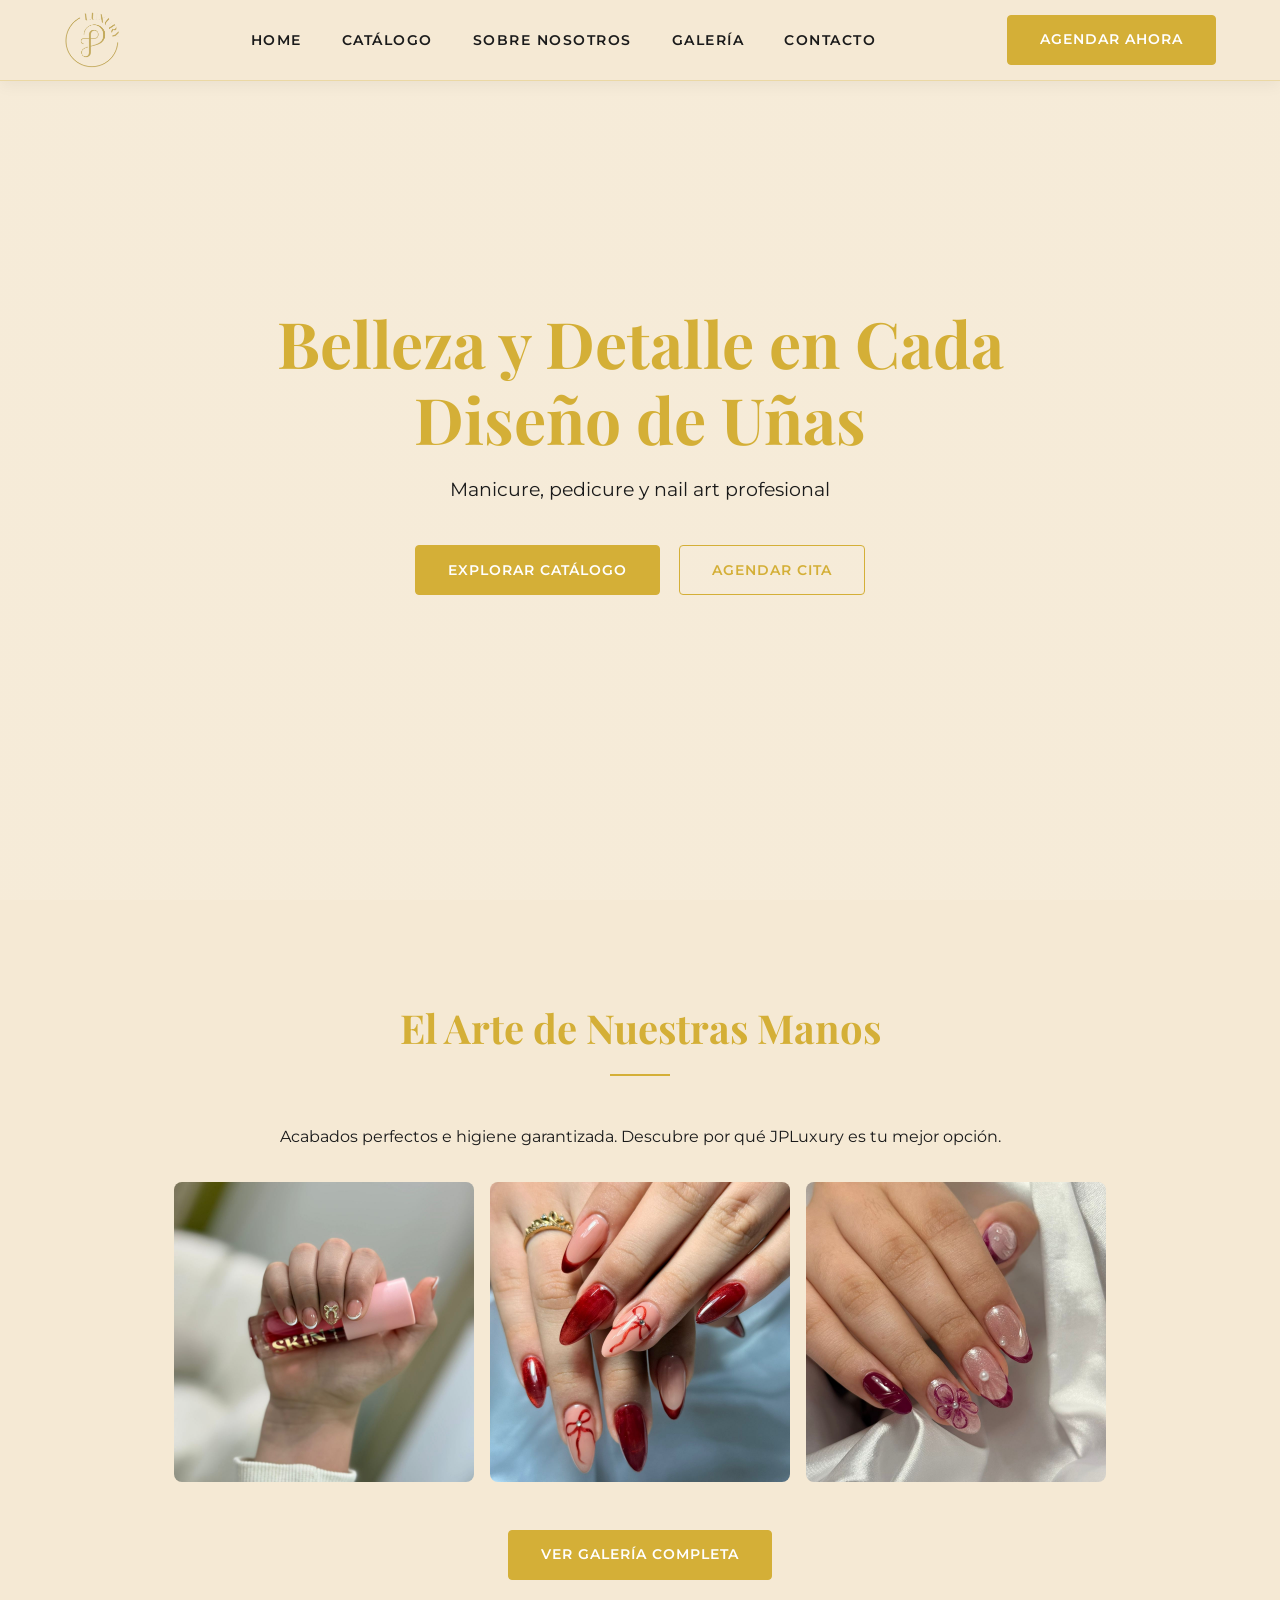
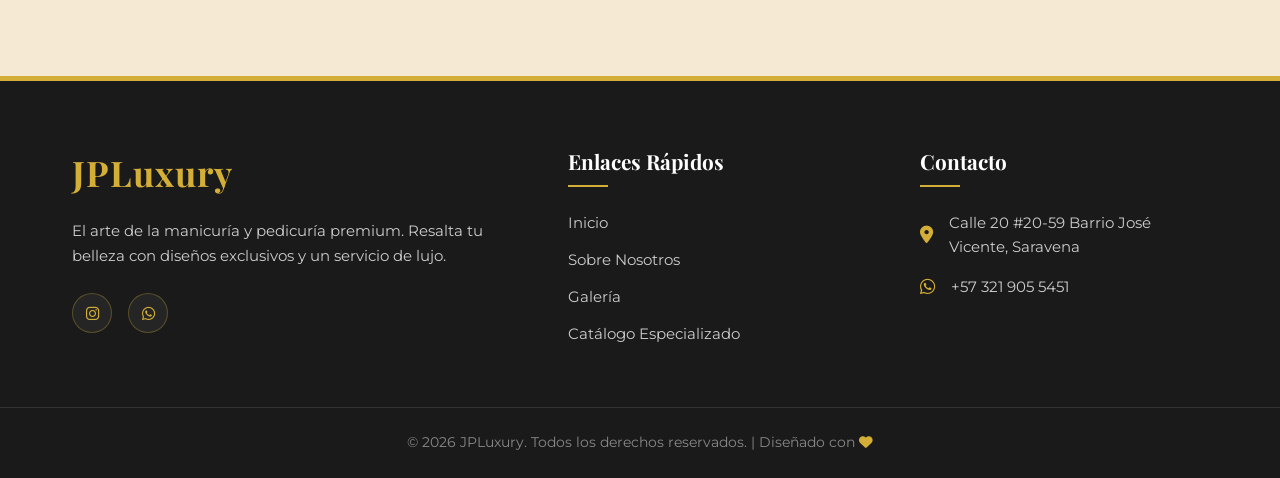
<file: src/index.html>
<!DOCTYPE html>
<html lang="es">
<head>
    <meta charset="UTF-8">
    <meta name="viewport" content="width=device-width, initial-scale=1.0">
    <title>JPLuxury | Estudio Premium de Uñas en Saravena</title>
    <meta name="description" content="JPLuxury es tu estudio de estética de uñas premium en Saravena. Expertos en manicure, pedicure, uñas acrílicas, nail art profesional y las últimas tendencias 2026. ¡Agenda tu cita!">
    <meta name="keywords" content="JPLuxury, manicure, pedicure, uñas acrílicas, nail art profesional, estética de uñas Saravena, uñas de lujo, diseños de uñas, tendencias de uñas 2026">
    <link rel="stylesheet" href="css/style.css">
    <!-- Google Fonts for an elegant typography -->
    <link href="https://fonts.googleapis.com/css2?family=Playfair+Display:wght@400;700&family=Montserrat:wght@300;400;600&display=swap" rel="stylesheet">
    <link rel="stylesheet" href="https://cdnjs.cloudflare.com/ajax/libs/font-awesome/6.4.0/css/all.min.css">
</head>
<body>
    <header class="header">
        <nav class="navbar">
            <a href="index.html" class="logo">
                <!-- Se mostrará el PNG si existe; de lo contrario el alt text "JPLuxury" -->
                <img src="assets/images/logo.png" alt="JPLuxury" onerror="this.style.display='none'; this.nextElementSibling.style.display='inline';">
                <span style="display:none;">JPLuxury</span>
            </a>
            <ul class="nav-links">
                <li><a href="index.html">Home</a></li>
                <li><a href="catalogo.html">Catálogo</a></li>
                <li><a href="nosotros.html">Sobre Nosotros</a></li>
                <li><a href="galeria.html">Galería</a></li>
                <li><a href="contacto.html">Contacto</a></li>
            </ul>
            <div class="nav-actions">
                <a href="contacto.html" class="btn-primary">Agendar Ahora</a>
                <button class="menu-toggle" aria-label="Abrir menú">
                    <i class="fas fa-bars"></i>
                </button>
            </div>
        </nav>
    </header>

    <main>
        <!-- Home Section (Landing) -->
        <section id="home" class="hero fade-in">
            <div class="hero-content">
                <h1>Belleza y Detalle en Cada Diseño de Uñas</h1>
                <p>Manicure, pedicure y nail art profesional</p>
                <a href="catalogo.html" class="btn-primary" style="margin-right: 15px;">Explorar Catálogo</a>
                <a href="contacto.html" class="btn-primary" style="background: transparent; color: var(--color-gold);">Agendar Cita</a>
            </div>
        </section>

        <!-- Preview Galería (Opcional para atraer usuarios) -->
        <section class="section bg-light text-center">
            <div class="container">
                <h2 class="section-title">El Arte de Nuestras Manos</h2>
                <p style="margin-bottom: 2rem;">Acabados perfectos e higiene garantizada. Descubre por qué JPLuxury es tu mejor opción.</p>
                <div style="display: flex; gap: 1rem; justify-content: center; flex-wrap: wrap;">
                    <img src="assets/galeria/WhatsApp Image 2026-03-07 at 9.43.38 PM.jpeg" style="border-radius: 8px; max-width: 100%; width: 300px; height: 300px; object-fit: cover;" alt="Exhibición 1">
                    <img src="assets/galeria/WhatsApp Image 2026-03-07 at 9.43.39 PM (1).jpeg" style="border-radius: 8px; max-width: 100%; width: 300px; height: 300px; object-fit: cover;" alt="Exhibición 2">
                    <img src="assets/galeria/WhatsApp Image 2026-03-07 at 9.43.39 PM.jpeg" style="border-radius: 8px; max-width: 100%; width: 300px; height: 300px; object-fit: cover;" alt="Exhibición 3">
                </div>
                <div style="margin-top: 3rem;">
                    <a href="galeria.html" class="btn-primary">Ver Galería Completa</a>
                </div>
            </div>
        </section>
    </main>

    <footer class="footer">
        <div class="footer-container">
            <div class="footer-brand">
                <h2 class="footer-logo">JPLuxury</h2>
                <p>El arte de la manicuría y pedicuría premium. Resalta tu belleza con diseños exclusivos y un servicio de lujo.</p>
                <div class="footer-socials">
                    <a href="https://www.instagram.com/jp_luxury7/" target="_blank" aria-label="Instagram"><i class="fab fa-instagram"></i></a>
                    <a href="https://wa.me/573219055451" target="_blank" aria-label="WhatsApp"><i class="fab fa-whatsapp"></i></a>
                </div>
            </div>
            <div class="footer-links">
                <h3>Enlaces Rápidos</h3>
                <ul>
                    <li><a href="index.html">Inicio</a></li>
                    <li><a href="nosotros.html">Sobre Nosotros</a></li>
                    <li><a href="galeria.html">Galería</a></li>
                    <li><a href="catalogo.html">Catálogo Especializado</a></li>
                </ul>
            </div>
            <div class="footer-contact">
                <h3>Contacto</h3>
                <p><i class="fas fa-map-marker-alt"></i> Calle 20 #20-59 Barrio José Vicente, Saravena</p>
                <p><i class="fab fa-whatsapp"></i> +57 321 905 5451</p>
            </div>
        </div>
        <div class="footer-bottom">
            <p>&copy; <span id="year"></span> JPLuxury. Todos los derechos reservados. | Diseñado con <i class="fas fa-heart" style="color: var(--color-gold);"></i></p>
        </div>
    </footer>

    <script src="js/script.js"></script>
</body>
</html>
</file>
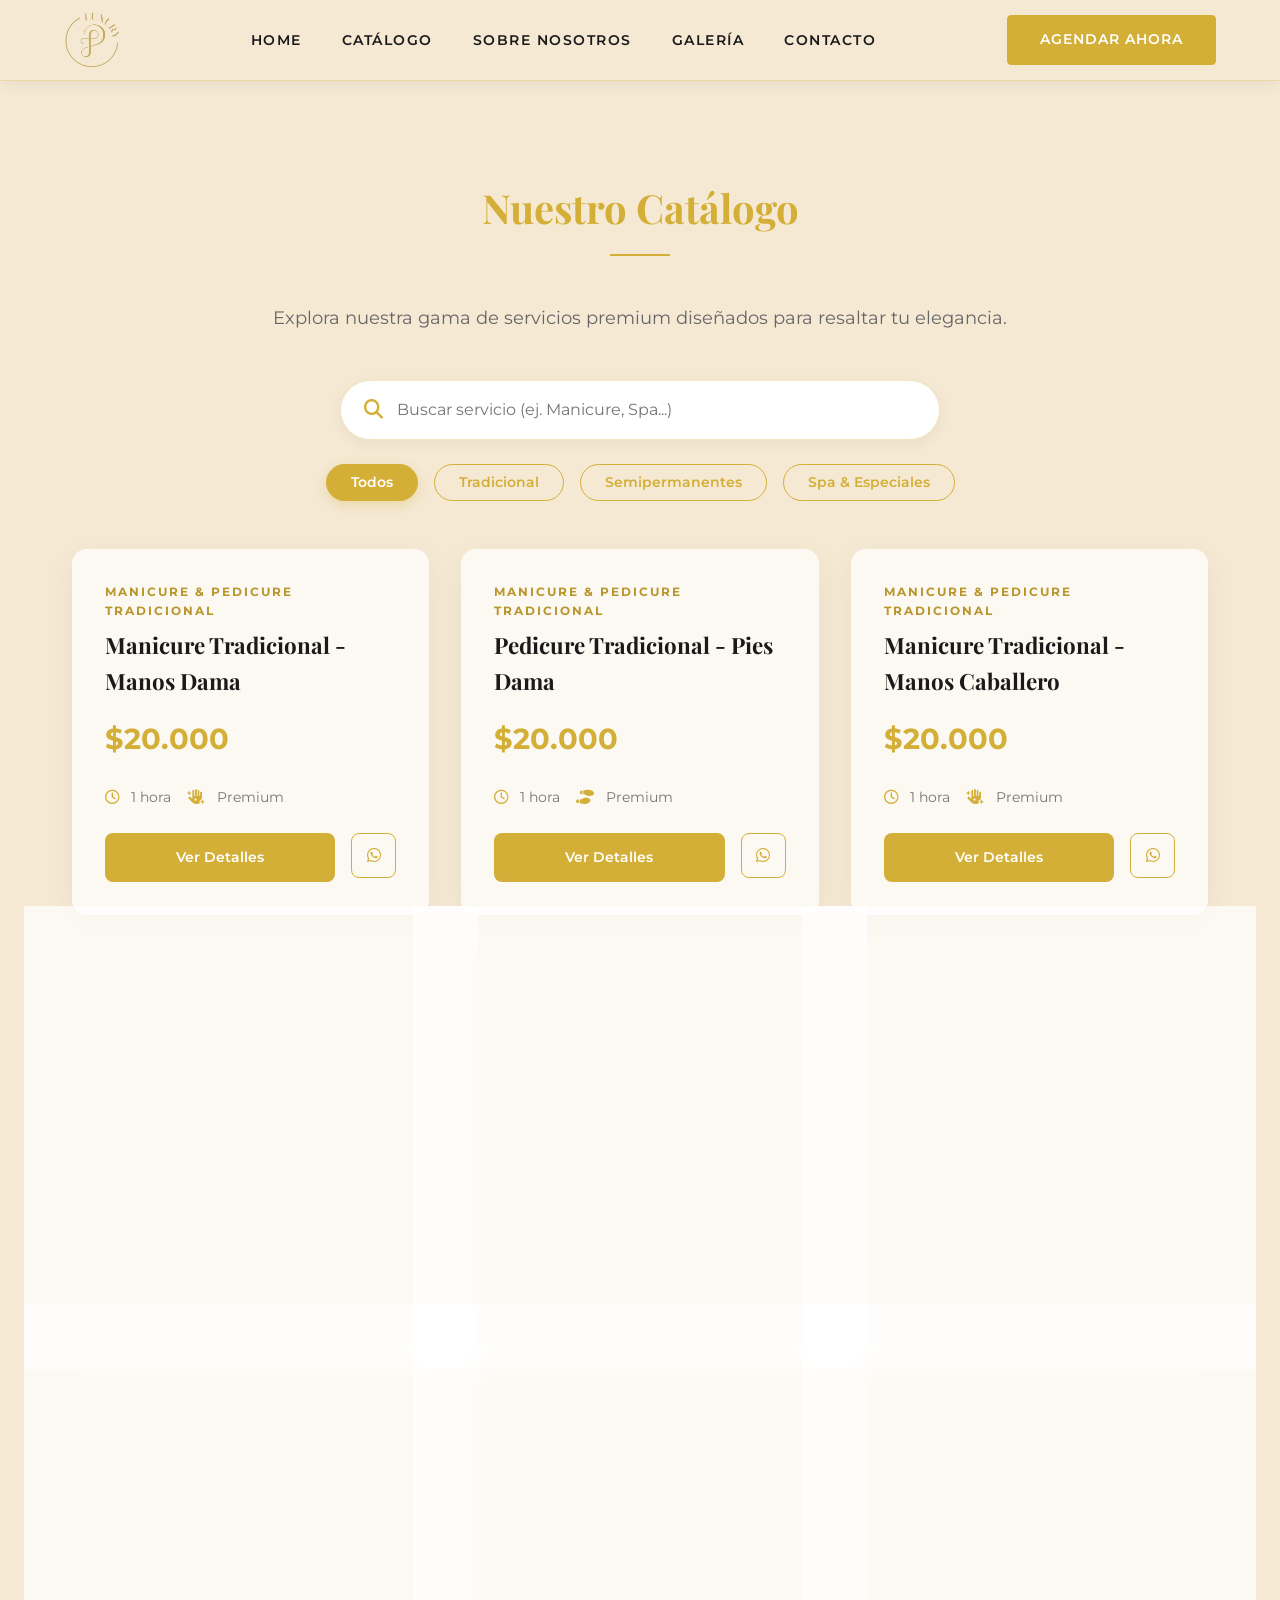
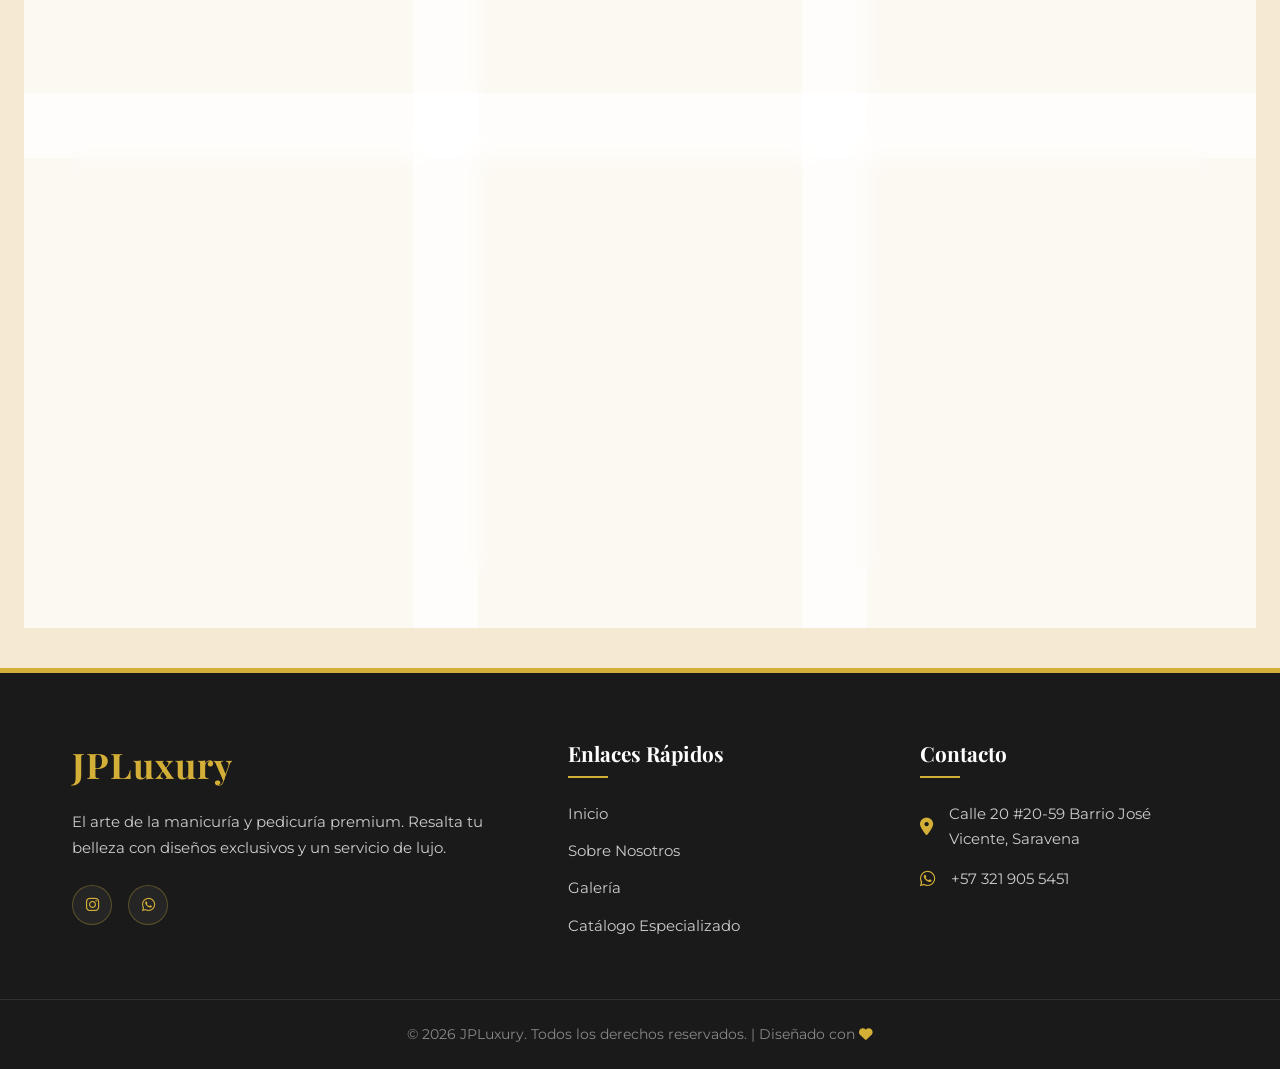
<file: src/catalogo.html>
<!DOCTYPE html>
<html lang="es">
<head>
    <meta charset="UTF-8">
    <meta name="viewport" content="width=device-width, initial-scale=1.0">
    <title>Catálogo de Servicios de Uñas | JPLuxury Saravena</title>
    <meta name="description" content="Descubre nuestros servicios de estética de uñas premium en Saravena. Manicure, pedicure, uñas acrílicas, semipermanente y nail art profesional adaptado a las tendencias 2026.">
    <meta name="keywords" content="JPLuxury catálogo, precios uñas Saravena, manicure tradicional, pedicure spa, uñas acrílicas precios, uñas semipermanentes, nail art profesional, tendencias de uñas 2026">
    <link rel="stylesheet" href="css/style.css">
    <link href="https://fonts.googleapis.com/css2?family=Playfair+Display:wght@400;700&family=Montserrat:wght@300;400;600&display=swap" rel="stylesheet">
    <link rel="stylesheet" href="https://cdnjs.cloudflare.com/ajax/libs/font-awesome/6.4.0/css/all.min.css">
</head>
<body class="bg-light">
    <!-- Header Fijo -->
    <header class="header">
        <nav class="navbar">
            <a href="index.html" class="logo">
                <img src="assets/images/logo.png" alt="JPLuxury" onerror="this.style.display='none'; this.nextElementSibling.style.display='inline';">
                <span style="display:none;">JPLuxury</span>
            </a>
            <ul class="nav-links">
                <li><a href="index.html">Home</a></li>
                <li><a href="catalogo.html">Catálogo</a></li>
                <li><a href="nosotros.html">Sobre Nosotros</a></li>
                <li><a href="galeria.html">Galería</a></li>
                <li><a href="contacto.html">Contacto</a></li>
            </ul>
            <div class="nav-actions">
                <a href="contacto.html" class="btn-primary">Agendar Ahora</a>
                <button class="menu-toggle" aria-label="Abrir menú">
                    <i class="fas fa-bars"></i>
                </button>
            </div>
        </nav>
    </header>

    <main style="padding-top: 80px;">
        <!-- Todo el catálogo genérico reubicado aquí -->
        <section id="servicios" class="section bg-light fade-in">
            <div class="container">
                <h2 class="section-title">Nuestro Catálogo</h2>
                <p class="text-center" style="margin-bottom: 3rem; color: #666; font-size: 1.1rem;">Explora nuestra gama de servicios premium diseñados para resaltar tu elegancia.</p>
                
                <!-- Controles del Catálogo -->
                <div class="catalog-controls">
                    <div class="search-container">
                        <i class="fas fa-search"></i>
                        <input type="text" id="catalog-search" class="search-input" placeholder="Buscar servicio (ej. Manicure, Spa...)" aria-label="Buscar servicios">
                    </div>
                    
                    <div class="filter-group" id="filter-group">
                        <button class="filter-btn active" data-category="all">Todos</button>
                        <button class="filter-btn" data-category="Manicure & Pedicure Tradicional">Tradicional</button>
                        <button class="filter-btn" data-category="Semipermanentes">Semipermanentes</button>
                        <button class="filter-btn" data-category="Spa & Otros Servicios">Spa & Especiales</button>
                    </div>
                </div>

                <!-- Grid Dinámico -->
                <div id="services-grid" class="services-grid-dynamic">
                    <!-- Los servicios se cargarán aquí dinámicamente -->
                </div>

                <!-- Mensaje de no resultados -->
                <div id="no-results" class="text-center" style="display: none; margin-top: 3rem;">
                    <i class="fas fa-search" style="font-size: 3rem; color: #ddd; margin-bottom: 1rem;"></i>
                    <p style="color: #888;">No encontramos servicios que coincidan con tu búsqueda.</p>
                </div>
            </div>
        </section>
    </main>

    <footer class="footer">
        <div class="footer-container">
            <div class="footer-brand">
                <h2 class="footer-logo">JPLuxury</h2>
                <p>El arte de la manicuría y pedicuría premium. Resalta tu belleza con diseños exclusivos y un servicio de lujo.</p>
                <div class="footer-socials">
                    <a href="https://www.instagram.com/jp_luxury7/" target="_blank" aria-label="Instagram"><i class="fab fa-instagram"></i></a>
                    <a href="https://wa.me/573219055451" target="_blank" aria-label="WhatsApp"><i class="fab fa-whatsapp"></i></a>
                </div>
            </div>
            <div class="footer-links">
                <h3>Enlaces Rápidos</h3>
                <ul>
                    <li><a href="index.html">Inicio</a></li>
                    <li><a href="nosotros.html">Sobre Nosotros</a></li>
                    <li><a href="galeria.html">Galería</a></li>
                    <li><a href="catalogo.html">Catálogo Especializado</a></li>
                </ul>
            </div>
            <div class="footer-contact">
                <h3>Contacto</h3>
                <p><i class="fas fa-map-marker-alt"></i> Calle 20 #20-59 Barrio José Vicente, Saravena</p>
                <p><i class="fab fa-whatsapp"></i> +57 321 905 5451</p>
            </div>
        </div>
        <div class="footer-bottom">
            <p>&copy; <span id="year"></span> JPLuxury. Todos los derechos reservados. | Diseñado con <i class="fas fa-heart" style="color: var(--color-gold);"></i></p>
        </div>
    </footer>

    <script src="js/servicios-data.js"></script>
    <script src="js/catalog.js"></script>
    <script src="js/script.js"></script>
</body>
</html>
</file>
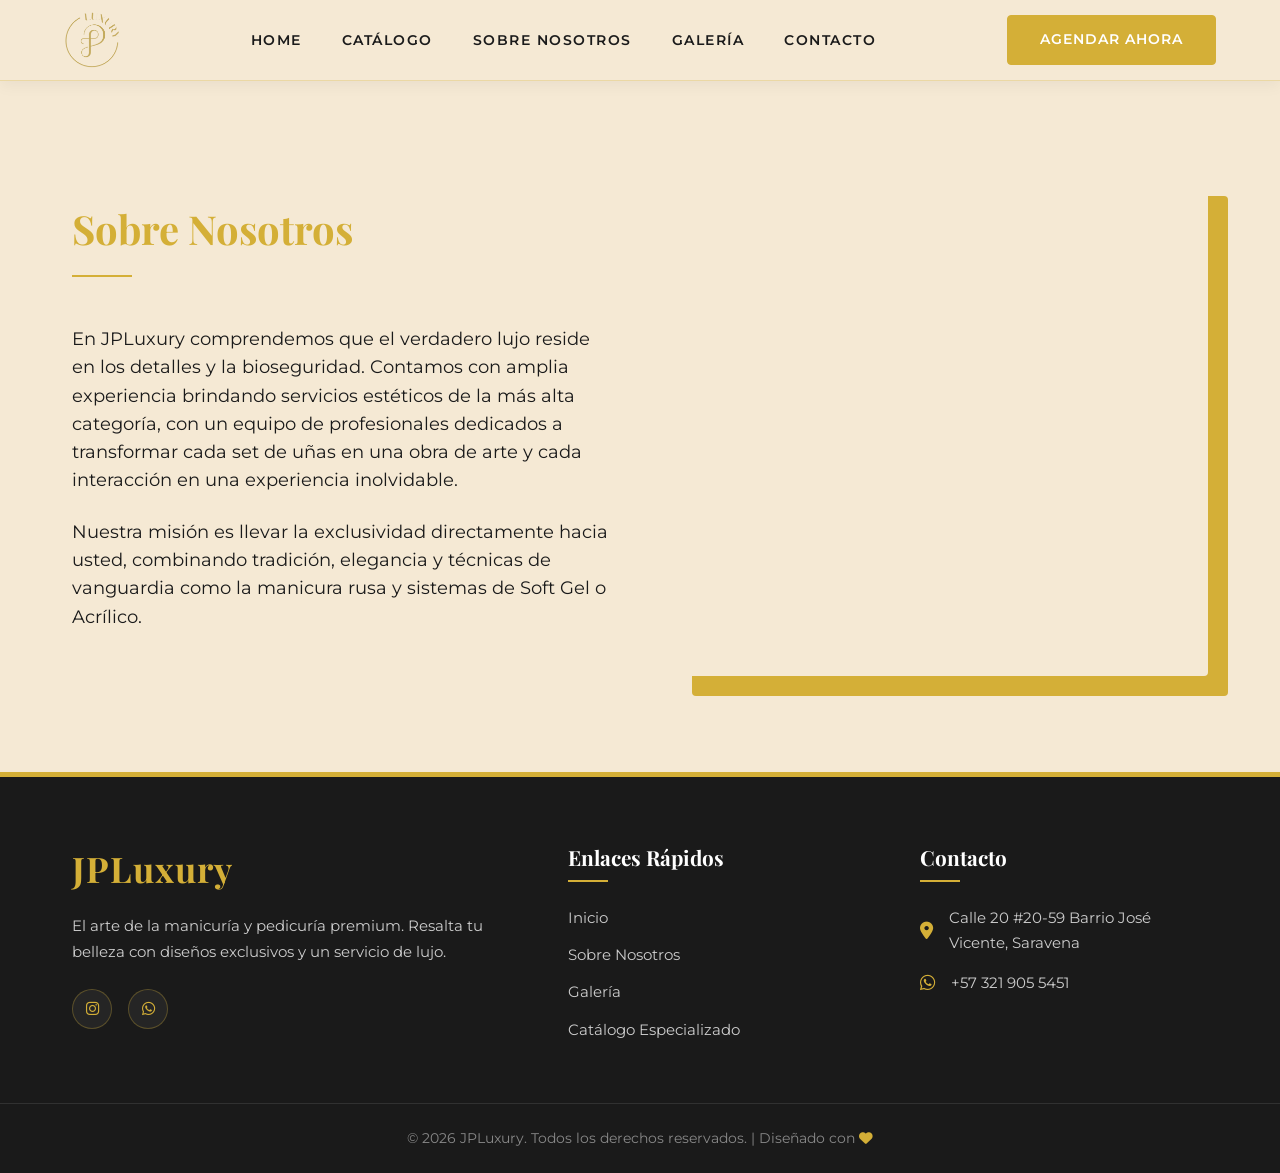
<file: src/nosotros.html>
<!DOCTYPE html>
<html lang="es">
<head>
    <meta charset="UTF-8">
    <meta name="viewport" content="width=device-width, initial-scale=1.0">
    <title>Sobre JPLuxury | Estudio de Estética de Uñas en Saravena</title>
    <meta name="description" content="Conoce a JPLuxury, tu estudio premium de estética de uñas en Saravena. Ofrecemos calidad, higiene y diseños innovadores en manicure, pedicure y uñas acrílicas.">
    <meta name="keywords" content="sobre JPLuxury, salón de uñas Saravena, estética de uñas, expertos en uñas acrílicas, nail art profesional Saravena, manicure y pedicure de lujo, bioseguridad uñas">
    <link rel="stylesheet" href="css/style.css">
    <link href="https://fonts.googleapis.com/css2?family=Playfair+Display:wght@400;700&family=Montserrat:wght@300;400;600&display=swap" rel="stylesheet">
    <link rel="stylesheet" href="https://cdnjs.cloudflare.com/ajax/libs/font-awesome/6.4.0/css/all.min.css">
</head>
<body class="bg-light">
    <!-- Header Fijo -->
    <header class="header">
        <nav class="navbar">
            <a href="index.html" class="logo">
                <img src="assets/images/logo.png" alt="JPLuxury" onerror="this.style.display='none'; this.nextElementSibling.style.display='inline';">
                <span style="display:none;">JPLuxury</span>
            </a>
            <ul class="nav-links">
                <li><a href="index.html">Home</a></li>
                <li><a href="catalogo.html">Catálogo</a></li>
                <li><a href="nosotros.html">Sobre Nosotros</a></li>
                <li><a href="galeria.html">Galería</a></li>
                <li><a href="contacto.html">Contacto</a></li>
            </ul>
            <div class="nav-actions">
                <a href="contacto.html" class="btn-primary">Agendar Ahora</a>
                <button class="menu-toggle" aria-label="Abrir menú">
                    <i class="fas fa-bars"></i>
                </button>
            </div>
        </nav>
    </header>

    <main style="padding-top: 80px;">
        <!-- About Us Section -->
        <section id="nosotros" class="section bg-light fade-in">
            <div class="container about-container">
                <div class="about-text">
                    <h2 class="section-title text-left">Sobre Nosotros</h2>
                    <p>En JPLuxury comprendemos que el verdadero lujo reside en los detalles y la bioseguridad. Contamos con amplia experiencia brindando servicios estéticos de la más alta categoría, con un equipo de profesionales dedicados a transformar cada set de uñas en una obra de arte y cada interacción en una experiencia inolvidable.</p>
                    <p>Nuestra misión es llevar la exclusividad directamente hacia usted, combinando tradición, elegancia y técnicas de vanguardia como la manicura rusa y sistemas de Soft Gel o Acrílico.</p>
                </div>
                <div class="about-image">
                    <div class="image-placeholder"></div>
                </div>
            </div>
        </section>
    </main>

    <footer class="footer">
        <div class="footer-container">
            <div class="footer-brand">
                <h2 class="footer-logo">JPLuxury</h2>
                <p>El arte de la manicuría y pedicuría premium. Resalta tu belleza con diseños exclusivos y un servicio de lujo.</p>
                <div class="footer-socials">
                    <a href="https://www.instagram.com/jp_luxury7/" target="_blank" aria-label="Instagram"><i class="fab fa-instagram"></i></a>
                    <a href="https://wa.me/573219055451" target="_blank" aria-label="WhatsApp"><i class="fab fa-whatsapp"></i></a>
                </div>
            </div>
            <div class="footer-links">
                <h3>Enlaces Rápidos</h3>
                <ul>
                    <li><a href="index.html">Inicio</a></li>
                    <li><a href="nosotros.html">Sobre Nosotros</a></li>
                    <li><a href="galeria.html">Galería</a></li>
                    <li><a href="catalogo.html">Catálogo Especializado</a></li>
                </ul>
            </div>
            <div class="footer-contact">
                <h3>Contacto</h3>
                <p><i class="fas fa-map-marker-alt"></i> Calle 20 #20-59 Barrio José Vicente, Saravena</p>
                <p><i class="fab fa-whatsapp"></i> +57 321 905 5451</p>
            </div>
        </div>
        <div class="footer-bottom">
            <p>&copy; <span id="year"></span> JPLuxury. Todos los derechos reservados. | Diseñado con <i class="fas fa-heart" style="color: var(--color-gold);"></i></p>
        </div>
    </footer>

    <script src="js/script.js"></script>
</body>
</html>
</file>
<file: src/css/style.css>
/* Default variables based on requested palette */
:root {
    --color-cream: #F5E9D4;
    --color-gold: #D4AF37;
    --color-gold-dark: #b8962c;
    --color-dark: #1A1A1A;
    --color-white: #FFFFFF;
    
    --font-primary: 'Playfair Display', serif;
    --font-secondary: 'Montserrat', sans-serif;
}

* {
    margin: 0;
    padding: 0;
    box-sizing: border-box;
}

html {
    scroll-behavior: smooth;
}

body {
    font-family: var(--font-secondary);
    background-color: var(--color-white);
    color: var(--color-dark);
    line-height: 1.6;
}

h1, h2, h3, h4, .logo {
    font-family: var(--font-primary);
    font-weight: 700;
}

a {
    text-decoration: none;
    color: inherit;
    transition: all 0.3s ease;
}

/* Layout Utilities */
.container {
    max-width: 1200px;
    margin: 0 auto;
    padding: 0 2rem;
}

.section {
    padding: 6rem 0;
}

.section-title {
    text-align: center;
    font-size: 2.5rem;
    color: var(--color-gold);
    margin-bottom: 3rem;
    position: relative;
    padding-bottom: 1rem;
}

.section-title::after {
    content: '';
    position: absolute;
    bottom: 0;
    left: 50%;
    transform: translateX(-50%);
    width: 60px;
    height: 2px;
    background-color: var(--color-gold);
}

.section-title.text-left {
    text-align: left;
}

.section-title.text-left::after {
    left: 0;
    transform: none;
}

.bg-light {
    background-color: var(--color-cream);
}

/* Buttons */
.btn-primary {
    display: inline-block;
    background-color: var(--color-gold);
    color: var(--color-white);
    padding: 0.8rem 2rem;
    border: 1px solid var(--color-gold);
    border-radius: 4px;
    font-family: var(--font-secondary);
    font-size: 0.9rem;
    font-weight: 600;
    text-transform: uppercase;
    letter-spacing: 1px;
    cursor: pointer;
    transition: all 0.4s ease-in-out;
}

.btn-primary:hover {
    background-color: transparent;
    color: var(--color-gold);
    transform: translateY(-2px);
    box-shadow: 0 4px 15px rgba(212, 175, 55, 0.4);
}

.btn-block {
    width: 100%;
    text-align: center;
}

/* Header & Navbar */
.header {
    position: fixed;
    top: 0;
    width: 100%;
    background-color: var(--color-cream);
    box-shadow: 0 4px 15px rgba(0, 0, 0, 0.05);
    z-index: 1000;
    transition: all 0.3s ease;
    border-bottom: 1px solid rgba(212, 175, 55, 0.3);
}

.navbar {
    display: flex;
    justify-content: space-between;
    align-items: center;
    padding: 1rem 5%;
    max-width: 1400px;
    margin: 0 auto;
    height: 80px; /* Altura fija para el header */
}

.logo {
    display: flex;
    align-items: center;
    height: 100%;
}

.logo img {
    height: 60px; /* Tamaño estratégico para que no sature el header */
    width: auto;
    object-fit: contain;
    transition: transform 0.3s ease;
}

.logo img:hover {
    transform: scale(1.05); /* Interacción mínima premium */
}

/* Fallback text si no hay logo subido o falla */
.logo span {
    font-family: var(--font-primary);
    font-weight: 700;
    font-size: 2.2rem;
    color: var(--color-dark);
    letter-spacing: 2px;
}

.nav-links {
    display: flex;
    list-style: none;
    gap: 2.5rem;
}

.nav-links li a {
    font-size: 0.9rem;
    font-weight: 600;
    text-transform: uppercase;
    letter-spacing: 1.5px;
    color: var(--color-dark);
    position: relative;
}

.nav-links li a::after {
    content: '';
    position: absolute;
    bottom: -5px;
    left: 0;
    width: 0;
    height: 1px;
    background-color: var(--color-gold);
    transition: width 0.3s ease;
}

.nav-links li a:hover {
    color: var(--color-gold);
}

.nav-links li a:hover::after {
    width: 100%;
}

.nav-actions {
    display: flex;
    align-items: center;
    gap: 1rem;
}

.menu-toggle {
    display: none;
    background: none;
    border: none;
    font-size: 1.5rem;
    color: var(--color-gold);
    cursor: pointer;
}

/* Hero Section */
.hero {
    height: 100vh;
    background-color: var(--color-cream);
    display: flex;
    align-items: center;
    justify-content: center;
    text-align: center;
    padding: 0 2rem;
    position: relative;
    /* Restored background image per user request */
    background: linear-gradient(rgba(245, 233, 212, 0.9), rgba(245, 233, 212, 0.9)), url('https://images.unsplash.com/photo-1618221195710-dd6b41faaea6?ixlib=rb-4.0.3&auto=format&fit=crop&w=2000&q=80') center/cover;
}

.hero-content {
    max-width: 800px;
}

.hero h1 {
    font-size: 4rem;
    color: var(--color-gold);
    margin-bottom: 1rem;
    line-height: 1.2;
}

.hero p {
    font-size: 1.2rem;
    margin-bottom: 2.5rem;
    color: var(--color-dark);
}

/* Services Catalog */
.catalog-container {
    max-width: 1200px;
}

.service-category {
    margin-bottom: 4rem;
}

.category-title {
    text-align: center;
    font-size: 2rem;
    color: var(--color-dark);
    margin-bottom: 2rem;
    font-family: var(--font-primary);
}

.services-grid {
    display: grid;
    grid-template-columns: repeat(auto-fit, minmax(250px, 1fr));
    gap: 2rem;
}

.service-card {
    background: var(--color-white);
    padding: 2.5rem 2rem;
    text-align: center;
    border: 1px solid rgba(212, 175, 55, 0.2);
    border-radius: 8px;
    transition: all 0.5s ease-in-out;
    display: flex;
    flex-direction: column;
    height: 100%;
}

.service-card:hover {
    transform: translateY(-6px) scale(1.02);
    border-color: rgba(212, 175, 55, 0.6);
    box-shadow: 0 15px 35px rgba(212, 175, 55, 0.25);
}

.service-icon {
    font-size: 2.5rem;
    color: var(--color-gold);
    margin-bottom: 1.5rem;
}

.service-card h4 {
    font-size: 1.2rem;
    margin-bottom: 0.5rem;
    font-family: var(--font-secondary);
    font-weight: 600;
}

.service-card .price {
    font-size: 1.4rem;
    color: var(--color-gold);
    font-weight: 700;
    margin-bottom: 1.5rem;
    flex-grow: 1;
}

.service-card .desc-small {
    font-size: 0.85rem;
    color: #666;
    margin-bottom: 0.5rem;
}

.btn-wa {
    display: inline-block;
    background-color: var(--color-white);
    color: var(--color-gold);
    padding: 0.8rem 1rem;
    border: 1px solid var(--color-gold);
    border-radius: 4px;
    font-family: var(--font-secondary);
    font-size: 0.85rem;
    font-weight: 600;
    text-transform: uppercase;
    letter-spacing: 0.5px;
    cursor: pointer;
    transition: all 0.4s ease-in-out;
    margin-top: auto;
}

.btn-wa:hover {
    background-color: var(--color-gold);
    color: var(--color-white);
    transform: translateY(-2px);
    box-shadow: 0 4px 15px rgba(212, 175, 55, 0.4);
}

/* About Us */
.about-container {
    display: grid;
    grid-template-columns: 1fr 1fr;
    gap: 4rem;
    align-items: center;
}

.about-text p {
    margin-bottom: 1.5rem;
    font-size: 1.1rem;
}

.image-placeholder {
    width: 100%;
    height: 500px;
    background: url('https://images.unsplash.com/photo-1540555700478-4be289fbecef?ixlib=rb-4.0.3&auto=format&fit=crop&w=800&q=80') center/cover;
    border-radius: 4px;
    box-shadow: 20px 20px 0 var(--color-gold);
}

/* Contact & Agenda */
.contact-wrapper {
    display: grid;
    grid-template-columns: 1fr 1fr;
    gap: 4rem;
}

.contact-info h3 {
    font-size: 1.8rem;
    margin-bottom: 1rem;
    color: var(--color-gold);
}

.contact-info p {
    margin-bottom: 2rem;
}

.social-links {
    display: flex;
    gap: 1.5rem;
    margin-bottom: 3rem;
}

.social-links a {
    display: flex;
    align-items: center;
    justify-content: center;
    width: 45px;
    height: 45px;
    background-color: var(--color-cream);
    color: var(--color-gold);
    border-radius: 50%;
    font-size: 1.2rem;
}

.social-links a:hover {
    background-color: var(--color-gold);
    color: var(--color-white);
}

.location-box {
    background-color: #fdfaf4;
    padding: 2rem;
    border-radius: 8px;
    border: 1px solid rgba(212, 175, 55, 0.2);
    margin-bottom: 2rem;
}

.location-box h3 {
    margin-bottom: 1rem;
    font-size: 1.4rem;
    color: var(--color-gold);
}

.location-address {
    display: flex;
    align-items: flex-start;
    gap: 1rem;
    margin-bottom: 1.5rem;
    font-size: 1.05rem;
    line-height: 1.5;
}

.location-address i {
    font-size: 1.5rem;
    margin-top: 3px;
}

.btn-location {
    display: inline-block;
    background-color: transparent;
    color: var(--color-gold);
    padding: 0.8rem 1.5rem;
    border: 1px solid var(--color-gold);
    border-radius: 4px;
    font-family: var(--font-secondary);
    font-size: 0.9rem;
    font-weight: 600;
    text-transform: uppercase;
    letter-spacing: 1px;
    transition: all 0.4s ease-in-out;
}

.btn-location:hover {
    background-color: var(--color-gold);
    color: var(--color-white);
    transform: translateY(-2px);
    box-shadow: 0 4px 15px rgba(212, 175, 55, 0.4);
}

.agenda-cta {
    background-color: var(--color-cream);
    padding: 2rem;
    border-left: 4px solid var(--color-gold);
}

.contact-form .form-group {
    margin-bottom: 1.5rem;
}

.contact-form label {
    display: block;
    margin-bottom: 0.5rem;
    font-size: 0.95rem;
    color: var(--color-dark);
    font-weight: 600;
}

.contact-form input,
.contact-form textarea,
.custom-select {
    width: 100%;
    padding: 1rem;
    border: 1px solid rgba(212, 175, 55, 0.3); /* Borde dorado fino */
    background-color: #fdfaf4; /* Fondo cremita sutil */
    font-family: var(--font-secondary);
    font-size: 1rem;
    border-radius: 4px;
    color: var(--color-dark);
    transition: all 0.3s ease;
}

.custom-select {
    appearance: none;
    background-image: url("data:image/svg+xml;charset=UTF-8,%3csvg xmlns='http://www.w3.org/2000/svg' viewBox='0 0 24 24' fill='none' stroke='%23D4AF37' stroke-width='2' stroke-linecap='round' stroke-linejoin='round'%3e%3cpolyline points='6 9 12 15 18 9'%3e%3c/polyline%3e%3c/svg%3e");
    background-repeat: no-repeat;
    background-position: right 1rem center;
    background-size: 1em;
}

.contact-form input:focus,
.contact-form textarea:focus,
.custom-select:focus {
    outline: none;
    border-color: var(--color-gold);
    box-shadow: 0 0 0 3px rgba(212, 175, 55, 0.1);
}

/* Premium Footer */
.footer {
    background-color: var(--color-dark);
    color: var(--color-white);
    padding: 4rem 0 1.5rem;
    font-size: 0.95rem;
    border-top: 5px solid var(--color-gold);
}

.footer-container {
    max-width: 1200px;
    margin: 0 auto;
    padding: 0 2rem;
    display: grid;
    grid-template-columns: 1.5fr 1fr 1fr;
    gap: 4rem;
    margin-bottom: 3rem;
}

.footer-brand .footer-logo {
    font-family: var(--font-primary);
    font-size: 2.2rem;
    color: var(--color-gold);
    margin-bottom: 1rem;
    letter-spacing: 1px;
}

.footer-brand p {
    color: #ccc;
    line-height: 1.7;
    margin-bottom: 1.5rem;
}

.footer-socials {
    display: flex;
    gap: 1rem;
}

.footer-socials a {
    display: flex;
    align-items: center;
    justify-content: center;
    width: 40px;
    height: 40px;
    border-radius: 50%;
    background-color: rgba(255, 255, 255, 0.05);
    color: var(--color-gold);
    transition: all 0.3s ease;
    border: 1px solid rgba(212, 175, 55, 0.3);
}

.footer-socials a:hover {
    background-color: var(--color-gold);
    color: var(--color-dark);
    transform: translateY(-3px);
}

.footer-links h3, .footer-contact h3 {
    font-family: var(--font-primary);
    font-size: 1.3rem;
    color: var(--color-white);
    margin-bottom: 1.5rem;
    position: relative;
    padding-bottom: 0.5rem;
}

.footer-links h3::after, .footer-contact h3::after {
    content: '';
    position: absolute;
    bottom: 0;
    left: 0;
    width: 40px;
    height: 2px;
    background-color: var(--color-gold);
}

.footer-links ul {
    list-style: none;
}

.footer-links li {
    margin-bottom: 0.8rem;
}

.footer-links a {
    color: #ccc;
    transition: all 0.3s ease;
    display: inline-block;
}

.footer-links a:hover {
    color: var(--color-gold);
    transform: translateX(5px);
}

.footer-contact p {
    display: flex;
    align-items: center;
    gap: 1rem;
    color: #ccc;
    margin-bottom: 1rem;
}

.footer-contact i {
    color: var(--color-gold);
    font-size: 1.1rem;
}

.footer-bottom {
    text-align: center;
    padding-top: 1.5rem;
    border-top: 1px solid rgba(255, 255, 255, 0.1);
    color: #888;
    font-size: 0.85rem;
}

@media (max-width: 900px) {
    .footer-container {
        grid-template-columns: 1fr;
        gap: 2.5rem;
    }
}

/* Animations */
.fade-in {
    animation: fadeIn 1.5s ease;
}

@keyframes fadeIn {
    from { opacity: 0; transform: translateY(20px); }
    to { opacity: 1; transform: translateY(0); }
}

/* Responsive */
@media (max-width: 900px) {
    .about-container,
    .contact-wrapper {
        grid-template-columns: 1fr;
        gap: 3rem;
    }
    
    .image-placeholder {
        height: 400px;
    }
}

@media (max-width: 900px) {
    .nav-links {
        display: none;
        flex-direction: column;
        position: absolute;
        top: 100%;
        left: 0;
        width: 100%;
        background-color: var(--color-cream);
        padding: 2rem;
        box-shadow: 0 10px 15px rgba(0,0,0,0.05);
        border-top: 1px solid rgba(212, 175, 55, 0.2);
    }

    .nav-links.active {
        display: flex;
        align-items: center;
        gap: 2rem;
    }
    
    .nav-actions .btn-primary {
        display: none;
    }
    
    .menu-toggle {
        display: block;
    }

    .hero h1 {
        font-size: 2.8rem;
    }
}

/* -------------------------------------------
   PÁGINA INDIVIDUAL DE SERVICIO 
--------------------------------------------- */
.service-detail-main {
    padding-top: 80px; /* Offset for fixed header */
}

/* Service Hero Layout */
.service-detail-hero {
    position: relative;
    height: 60vh;
    min-height: 400px;
    background-color: var(--color-dark);
    background: linear-gradient(135deg, #1a1a1a 0%, #2a2a2a 100%), 
                radial-gradient(circle at 50% 50%, rgba(212, 175, 55, 0.1) 0%, transparent 80%);
    background-size: cover;
    display: flex;
    align-items: flex-end;
    padding-bottom: 4rem;
}

.hero-overlay {
    position: absolute;
    top: 0; left: 0; right: 0; bottom: 0;
    background: linear-gradient(to top, rgba(26, 26, 26, 0.95) 0%, rgba(26, 26, 26, 0.3) 50%, rgba(245, 233, 212, 0.1) 100%);
}

.relative-z {
    position: relative;
    z-index: 2;
    color: var(--color-white);
}

.back-link {
    display: inline-block;
    color: var(--color-gold);
    margin-bottom: 1.5rem;
    font-size: 0.9rem;
    text-transform: uppercase;
    letter-spacing: 1px;
}
.back-link:hover {
    color: var(--color-white);
}

.service-detail-hero h1 {
    font-size: 3.5rem;
    margin-bottom: 0.5rem;
}
.service-detail-hero .subtitle {
    font-size: 1.2rem;
    color: var(--color-cream);
    text-transform: uppercase;
    letter-spacing: 2px;
}

/* Layout Columns */
.service-info-section {
    padding: 4rem 0;
}
.service-info-container {
    display: grid;
    grid-template-columns: 2fr 1fr;
    gap: 3rem;
    align-items: start;
}

/* Base Card Box */
.card-box {
    background: var(--color-white);
    padding: 2.5rem;
    border-radius: 8px;
    box-shadow: 0 5px 20px rgba(0,0,0,0.03);
    border: 1px solid rgba(212, 175, 55, 0.15);
}
.mt-2 { margin-top: 2rem; }
.mt-1 { margin-top: 1rem; }

.sub-heading {
    font-size: 1.8rem;
    color: var(--color-gold);
    margin-bottom: 1.5rem;
}

#service-description {
    font-size: 1.1rem;
    line-height: 1.8;
    color: #444;
}

/* Feature List */
.feature-list {
    list-style: none;
    margin-top: 1.5rem;
}
.feature-list li {
    margin-bottom: 1rem;
    font-size: 1.05rem;
    display: flex;
    align-items: flex-start;
    gap: 1rem;
}
.gold-text {
    color: var(--color-gold);
    margin-top: 5px;
}

/* FAQ */
.faq-list {
    display: flex;
    flex-direction: column;
    gap: 1.5rem;
}
.faq-item {
    padding-bottom: 1.5rem;
    border-bottom: 1px solid #eee;
}
.faq-item:last-child {
    border-bottom: none;
    padding-bottom: 0;
}
.faq-question {
    font-family: var(--font-secondary);
    font-size: 1.1rem;
    color: var(--color-dark);
    margin-bottom: 0.5rem;
}
.faq-question i {
    color: var(--color-gold);
    margin-right: 0.5rem;
}
.faq-answer {
    color: #666;
    padding-left: 1.8rem;
}

/* Sidebar Booking */
.sticky {
    position: sticky;
    top: 100px;
}
.price-title {
    font-family: var(--font-secondary);
    font-size: 1rem;
    color: #666;
    text-transform: uppercase;
    letter-spacing: 1px;
}
.price-highlight {
    font-family: var(--font-primary);
    font-size: 2.5rem;
    color: var(--color-dark);
    margin-bottom: 1.5rem;
}
.booking-meta {
    padding: 1.5rem 0;
    border-top: 1px solid #eee;
    border-bottom: 1px solid #eee;
    margin-bottom: 1.5rem;
}
.btn-large {
    padding: 1rem 2rem;
    font-size: 1rem;
}

/* Hygiene Badge */
.hygiene-badge {
    display: flex;
    align-items: center;
    gap: 1rem;
    background-color: var(--color-cream);
    padding: 1rem;
    border-radius: 6px;
    margin-bottom: 2rem;
    border-left: 4px solid var(--color-gold);
}
.hygiene-badge i {
    font-size: 2rem;
    color: var(--color-gold-dark);
}
.hygiene-badge h4 {
    font-family: var(--font-secondary);
    font-size: 0.9rem;
    margin-bottom: 0.2rem;
    color: var(--color-dark);
}
.hygiene-badge p {
    font-size: 0.8rem;
    color: #555;
    margin: 0;
}

/* Microgallery */
.gallery {
    display: grid;
    grid-template-columns: repeat(auto-fit, minmax(200px, 1fr));
    gap: 1rem;
    margin-top: 2rem;
}
.gallery-img {
    height: 200px;
    background-size: cover;
    background-position: center;
    border-radius: 6px;
    transition: transform 0.3s ease;
}
.gallery-img:hover {
    transform: scale(1.02);
}

.text-muted {
    color: #888;
}
.text-center {
    text-align: center;
}

/* Responsive Service Detail */
@media (max-width: 900px) {
    .service-info-container {
        grid-template-columns: 1fr;
    }
    .service-detail-hero h1 {
        font-size: 2.5rem;
    }
}

/* -------------------------------------------
   PÁGINA DE GALERÍA DE UÑAS (INSTAGRAM STYLE)
--------------------------------------------- */
.insta-swiper {
    width: 100%;
    padding: 1rem 0 4rem;
}

.insta-card {
    background: var(--color-white);
    border-radius: 12px;
    box-shadow: 0 6px 20px rgba(212, 175, 55, 0.1);
    border: 1px solid rgba(212, 175, 55, 0.2);
    overflow: hidden;
    display: flex;
    flex-direction: column;
    transition: transform 0.3s ease, box-shadow 0.3s ease;
}

.insta-card:hover {
    transform: translateY(-5px);
    box-shadow: 0 10px 25px rgba(212, 175, 55, 0.2);
}

.insta-card-header {
    display: flex;
    align-items: center;
    padding: 1rem;
    background-color: #fdfaf4; /* cream */
    border-bottom: 1px solid rgba(212, 175, 55, 0.1);
}

.insta-avatar {
    width: 36px;
    height: 36px;
    border-radius: 50%;
    object-fit: cover;
    margin-right: 0.8rem;
    border: 2px solid var(--color-gold);
}

.insta-username {
    font-family: var(--font-secondary);
    font-weight: 600;
    color: var(--color-dark);
    font-size: 0.95rem;
    display: flex;
    align-items: center;
    gap: 0.4rem;
}

.insta-username i {
    color: var(--color-gold);
    font-size: 0.8rem;
}

.insta-card-image {
    width: 100%;
    aspect-ratio: 1 / 1;
    object-fit: cover;
}

.insta-card-footer {
    padding: 1rem;
    background-color: var(--color-white);
}

.insta-actions {
    display: flex;
    gap: 1rem;
    margin-bottom: 0.6rem;
    color: var(--color-dark);
    font-size: 1.3rem;
}

.insta-actions i {
    cursor: pointer;
    transition: color 0.2s ease, transform 0.2s ease;
}

.insta-actions i:hover {
    color: var(--color-gold);
    transform: scale(1.1);
}

.insta-likes {
    font-size: 0.9rem;
    font-weight: 600;
    margin-bottom: 0.4rem;
    color: var(--color-dark);
}

.insta-caption {
    font-size: 0.9rem;
    color: #444;
    line-height: 1.4;
}

.insta-caption strong {
    color: var(--color-dark);
    font-weight: 600;
}

/* Swiper overrides */
.swiper-pagination-bullet {
    background: var(--color-gold) !important;
}
.swiper-button-next, .swiper-button-prev {
    color: var(--color-gold) !important;
}
.swiper-button-next::after, .swiper-button-prev::after {
    font-size: 1.5rem !important;
    font-weight: bold;
}

@media (max-width: 600px) {
    .insta-card-header, .insta-card-footer {
        padding: 0.8rem;
    }
}
/* -------------------------------------------
   MEJORAS DEL CATÁLOGO DINÁMICO
--------------------------------------------- */
.catalog-controls {
    margin-bottom: 3rem;
    display: flex;
    flex-direction: column;
    gap: 1.5rem;
    align-items: center;
}

.search-container {
    width: 100%;
    max-width: 600px;
    position: relative;
}

.search-container i {
    position: absolute;
    left: 1.5rem;
    top: 50%;
    transform: translateY(-50%);
    color: var(--color-gold);
    font-size: 1.2rem;
}

.search-input {
    width: 100%;
    padding: 1.2rem 1.5rem 1.2rem 3.5rem;
    border: 1px solid rgba(212, 175, 55, 0.3);
    border-radius: 50px;
    background: var(--color-white);
    font-family: var(--font-secondary);
    font-size: 1rem;
    transition: all 0.3s ease;
    box-shadow: 0 4px 15px rgba(0, 0, 0, 0.05);
}

.search-input:focus {
    outline: none;
    border-color: var(--color-gold);
    box-shadow: 0 4px 20px rgba(212, 175, 55, 0.15);
}

.filter-group {
    display: flex;
    gap: 1rem;
    flex-wrap: wrap;
    justify-content: center;
}

.filter-btn {
    padding: 0.6rem 1.5rem;
    border: 1px solid var(--color-gold);
    background: transparent;
    color: var(--color-gold);
    border-radius: 30px;
    font-family: var(--font-secondary);
    font-weight: 600;
    font-size: 0.85rem;
    cursor: pointer;
    transition: all 0.3s ease;
}

.filter-btn:hover, .filter-btn.active {
    background: var(--color-gold);
    color: var(--color-white);
    box-shadow: 0 4px 12px rgba(212, 175, 55, 0.3);
}

/* Glassmorphism Service Cards */
.services-grid-dynamic {
    display: grid;
    grid-template-columns: repeat(auto-fill, minmax(300px, 1fr));
    gap: 2rem;
    margin-top: 2rem;
}

.premium-card {
    background: rgba(255, 255, 255, 0.7);
    backdrop-filter: blur(10px);
    -webkit-backdrop-filter: blur(10px);
    border: 1px solid rgba(255, 255, 255, 0.3);
    border-radius: 15px;
    padding: 2rem;
    display: flex;
    flex-direction: column;
    transition: all 0.4s cubic-bezier(0.175, 0.885, 0.32, 1.275);
    position: relative;
    overflow: hidden;
    box-shadow: 0 8px 32px rgba(0, 0, 0, 0.05);
}

.premium-card::before {
    content: '';
    position: absolute;
    top: 0; left: 0; width: 100%; height: 4px;
    background: linear-gradient(90deg, var(--color-gold), var(--color-gold-dark));
    opacity: 0;
    transition: opacity 0.3s ease;
}

.premium-card:hover {
    transform: translateY(-10px);
    box-shadow: 0 15px 45px rgba(212, 175, 55, 0.15);
    border-color: rgba(212, 175, 55, 0.2);
}

.premium-card:hover::before {
    opacity: 1;
}

.premium-card .card-category {
    font-size: 0.75rem;
    text-transform: uppercase;
    letter-spacing: 2px;
    color: var(--color-gold-dark);
    margin-bottom: 0.5rem;
    font-weight: 700;
}

.premium-card h4 {
    font-size: 1.4rem;
    margin-bottom: 1rem;
    color: var(--color-dark);
}

.premium-card .card-price {
    font-size: 1.8rem;
    color: var(--color-gold);
    font-weight: 700;
    margin-bottom: 1.5rem;
}

.premium-card .card-meta {
    display: flex;
    gap: 1rem;
    margin-bottom: 1.5rem;
    color: #777;
    font-size: 0.9rem;
}

.premium-card .card-meta span i {
    margin-right: 0.5rem;
    color: var(--color-gold);
}

.premium-card .card-footer {
    margin-top: auto;
    display: flex;
    gap: 1rem;
}

.btn-card-primary {
    flex: 1;
    background: var(--color-gold);
    color: var(--color-white);
    padding: 0.8rem;
    border-radius: 8px;
    text-align: center;
    font-weight: 600;
    font-size: 0.9rem;
    transition: all 0.3s ease;
}

.btn-card-primary:hover {
    background: var(--color-gold-dark);
    transform: translateY(-2px);
}

.btn-card-outline {
    width: 45px;
    height: 45px;
    display: flex;
    align-items: center;
    justify-content: center;
    border: 1px solid var(--color-gold);
    color: var(--color-gold);
    border-radius: 8px;
    transition: all 0.3s ease;
}

.btn-card-outline:hover {
    background: var(--color-gold);
    color: var(--color-white);
}

/* Animations for Dynamic Content */
@keyframes fadeInUp {
    from {
        opacity: 0;
        transform: translateY(20px);
    }
    to {
        opacity: 1;
        transform: translateY(0);
    }
}

.service-item-anim {
    animation: fadeInUp 0.6s ease forwards;
}

@media (max-width: 600px) {
    .filter-group {
        gap: 0.5rem;
    }
    
    .filter-btn {
        padding: 0.5rem 1rem;
        font-size: 0.75rem;
    }
}

/* -------------------------------------------
   REESTRUCTURACIÓN PÁGINA DE DETALLE (LUXURY)
--------------------------------------------- */
.service-restructure-main {
    background-color: #faf9f6; /* Off-white luxury background */
    min-height: 100vh;
}

.premium-hero-detail {
    height: 70vh;
    min-height: 500px;
    position: relative;
    display: flex;
    align-items: center;
    background-color: var(--color-dark);
    background: linear-gradient(rgba(0,0,0,0.6), rgba(0,0,0,0.4)), 
                radial-gradient(circle at 50% 50%, rgba(212, 175, 55, 0.1) 0%, transparent 80%);
    background-size: cover;
    background-position: center;
    color: var(--color-white);
    overflow: hidden;
    padding-top: 80px; /* Offset for header */
}

.hero-content-wrap {
    z-index: 10;
    width: 100%;
}

.breadcrumb {
    display: flex;
    align-items: center;
    gap: 0.8rem;
    font-size: 0.85rem;
    text-transform: uppercase;
    letter-spacing: 2px;
    margin-bottom: 2rem;
    opacity: 0.8;
}

.breadcrumb a {
    color: var(--color-gold);
}

.breadcrumb .sep {
    color: rgba(255, 255, 255, 0.3);
}

.hero-text-area h1 {
    font-size: clamp(2.5rem, 8vw, 5rem);
    line-height: 1.1;
    margin-bottom: 2rem;
    max-width: 900px;
}

.header-meta {
    display: flex;
    gap: 2.5rem;
    font-family: var(--font-secondary);
    font-weight: 600;
    font-size: 1.1rem;
}

.meta-item {
    display: flex;
    align-items: center;
    gap: 0.8rem;
}

.meta-item i {
    color: var(--color-gold);
}

.hero-scroll-indicator {
    position: absolute;
    bottom: 2rem;
    left: 50%;
    transform: translateX(-50%);
    display: flex;
    flex-direction: column;
    align-items: center;
    gap: 1rem;
    font-size: 0.75rem;
    text-transform: uppercase;
    letter-spacing: 2px;
    opacity: 0.6;
}

.mouse {
    width: 20px;
    height: 35px;
    border: 2px solid var(--color-white);
    border-radius: 20px;
    position: relative;
}

.mouse::before {
    content: '';
    position: absolute;
    top: 8px;
    left: 50%;
    transform: translateX(-50%);
    width: 4px;
    height: 4px;
    background-color: var(--color-white);
    border-radius: 50%;
    animation: scrollMouse 2s infinite;
}

@keyframes scrollMouse {
    0% { opacity: 0; transform: translate(-50%, 0); }
    50% { opacity: 1; transform: translate(-50%, 10px); }
    100% { opacity: 0; transform: translate(-50%, 20px); }
}

/* Detail Grid Layout */
.detail-content-section {
    padding: 5rem 0;
}

.detail-grid {
    display: grid;
    grid-template-columns: 2fr 1fr;
    gap: 4rem;
    align-items: start;
}

.info-block {
    margin-bottom: 5rem;
}

.block-title {
    font-size: 2.5rem;
    color: var(--color-dark);
    margin-bottom: 2rem;
    position: relative;
}

.block-title::after {
    content: '';
    display: block;
    width: 50px;
    height: 3px;
    background: var(--color-gold);
    margin-top: 1rem;
}

.block-subtitle {
    font-size: 1.8rem;
    margin-bottom: 1.5rem;
    color: var(--color-dark);
}

.p-large {
    font-size: 1.2rem;
    line-height: 1.8;
    color: #444;
}

.premium-list {
    list-style: none;
    display: grid;
    grid-template-columns: 1fr 1fr;
    gap: 1.5rem;
}

.premium-list li {
    display: flex;
    align-items: flex-start;
    gap: 1rem;
    background: white;
    padding: 1.5rem;
    border-radius: 12px;
    box-shadow: 0 4px 15px rgba(0,0,0,0.03);
    border: 1px solid rgba(212, 175, 55, 0.1);
}

.premium-list li i {
    color: var(--color-gold);
    font-size: 1.2rem;
    margin-top: 3px;
}

/* Gallery Masonry-like */
.masonry-gallery {
    display: grid;
    grid-template-columns: repeat(auto-fill, minmax(250px, 1fr));
    gap: 1.5rem;
}

.masonry-gallery .gallery-img {
    height: 300px;
    background-size: cover;
    background-position: center;
    border-radius: 15px;
    transition: all 0.5s ease;
    border: 1px solid rgba(0,0,0,0.05);
}

.masonry-gallery .gallery-img:hover {
    transform: scale(1.03);
    box-shadow: 0 10px 30px rgba(0,0,0,0.1);
}

/* Sticky Card Side */
.sticky-card {
    position: sticky;
    top: 100px;
    background: white;
    border-radius: 20px;
    padding: 2.5rem;
    box-shadow: 0 20px 60px rgba(0,0,0,0.07);
    border: 1px solid rgba(212, 175, 55, 0.15);
}

.price-section {
    text-align: center;
    margin-bottom: 2rem;
}

.price-label {
    text-transform: uppercase;
    font-size: 0.8rem;
    letter-spacing: 2px;
    color: #888;
    margin-bottom: 0.5rem;
    display: block;
}

.main-price {
    font-family: var(--font-primary);
    font-size: 3.5rem;
    color: var(--color-dark);
    font-weight: 700;
}

.card-divider {
    border: none;
    border-top: 1px solid #f0f0f0;
    margin-bottom: 2rem;
}

.perks-list {
    margin-bottom: 2.5rem;
}

.perk {
    display: flex;
    align-items: center;
    gap: 1rem;
    margin-bottom: 1.2rem;
    font-size: 0.95rem;
    color: #555;
}

.perk i {
    color: var(--color-gold);
}

.action-buttons {
    display: flex;
    flex-direction: column;
    gap: 1rem;
}

.btn-luxe-primary {
    background: var(--color-gold);
    color: white;
    padding: 1.2rem;
    border-radius: 10px;
    text-align: center;
    font-weight: 700;
    text-transform: uppercase;
    letter-spacing: 1px;
    transition: all 0.3s ease;
}

.btn-luxe-primary:hover {
    background: var(--color-gold-dark);
    transform: translateY(-3px);
    box-shadow: 0 10px 25px rgba(212, 175, 55, 0.3);
}

.btn-luxe-outline {
    border: 1px solid #ddd;
    color: #666;
    padding: 1rem;
    border-radius: 10px;
    text-align: center;
    font-weight: 600;
    transition: all 0.3s ease;
}

.btn-luxe-outline:hover {
    border-color: var(--color-gold);
    color: var(--color-gold);
    background: #fffaf0;
}

.trust-note {
    text-align: center;
    margin-top: 1.5rem;
    font-size: 0.85rem;
    color: #999;
}

.trust-note a {
    color: var(--color-gold);
    text-decoration: underline;
}

/* FAQ Accordion Detail */
.faq-accordion .faq-item {
    background: white;
    border: 1px solid #efefef;
    border-radius: 10px;
    padding: 1.5rem;
    margin-bottom: 1rem;
}

.faq-accordion .faq-question {
    font-family: var(--font-secondary);
    font-weight: 700;
    font-size: 1.1rem;
    margin-bottom: 0.5rem;
    display: flex;
    align-items: center;
    gap: 0.8rem;
}

/* Responsive Rebuild */
@media (max-width: 1024px) {
    .detail-grid {
        grid-template-columns: 1fr;
        gap: 3rem;
    }
    
    .sticky-card {
        position: relative;
        top: 0;
    }
    
    .premium-hero-detail {
        height: 60vh;
    }
}

@media (max-width: 600px) {
    .premium-list {
        grid-template-columns: 1fr;
    }
    
    .hero-text-area h1 {
        font-size: 2.5rem;
    }
    
    .header-meta {
        flex-direction: column;
        gap: 1rem;
    }
    
    .main-price {
        font-size: 2.8rem;
    }
}
</file>
